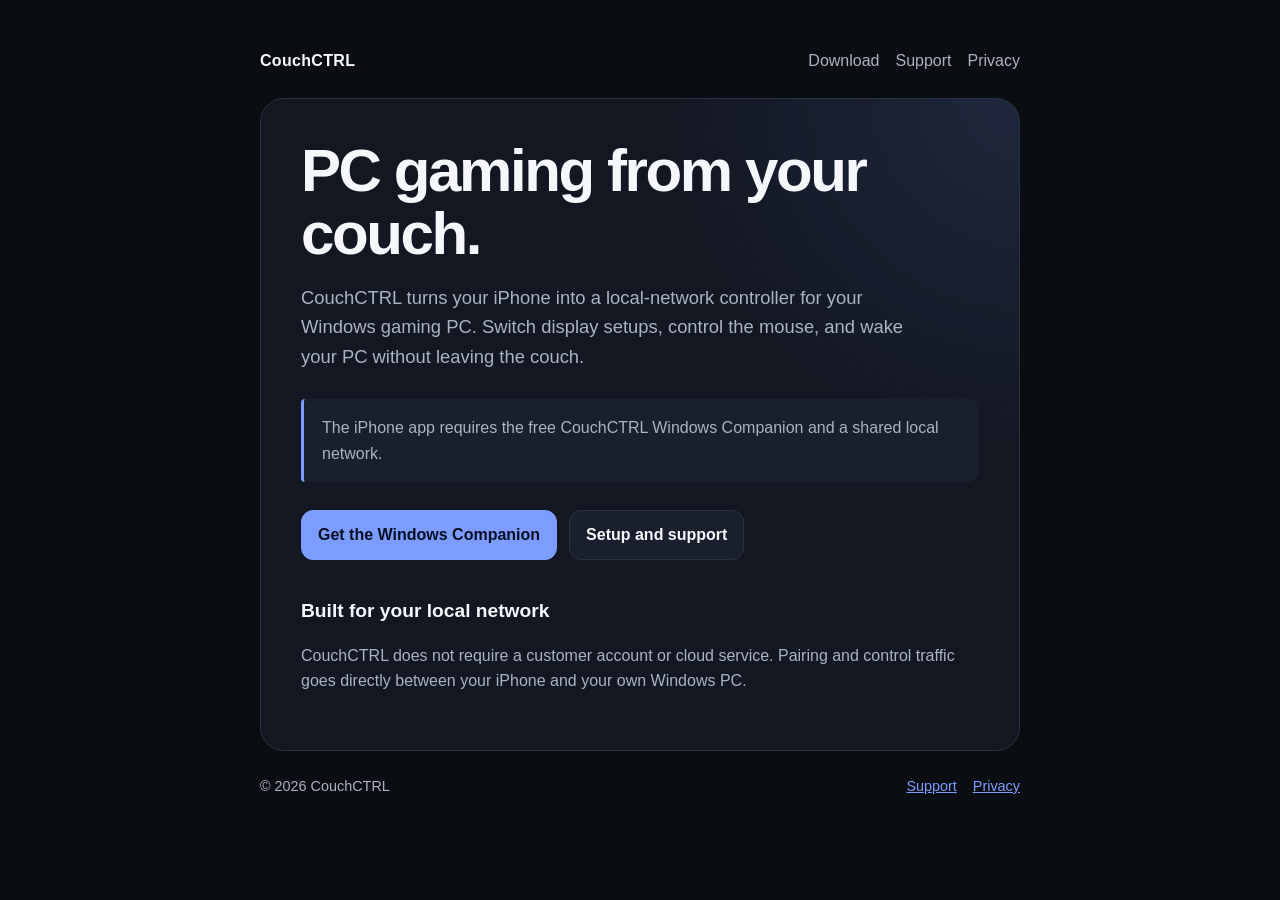
<file: docs/index.html>
<!doctype html>
<html lang="en">
  <head>
    <meta charset="utf-8">
    <meta name="viewport" content="width=device-width, initial-scale=1">
    <meta name="description" content="CouchCTRL controls your Windows gaming PC from your iPhone over your local network.">
    <title>CouchCTRL — PC gaming from your couch</title>
    <link rel="stylesheet" href="./site.css">
  </head>
  <body>
    <header>
      <nav aria-label="Main navigation">
        <a href="./">CouchCTRL</a>
        <a href="https://github.com/rdutra/Couch-control-server/releases">Download</a>
        <a href="./support/">Support</a>
        <a href="./privacy/">Privacy</a>
      </nav>
    </header>
    <main>
      <h1>PC gaming from your couch.</h1>
      <p class="lead">
        CouchCTRL turns your iPhone into a local-network controller for your
        Windows gaming PC. Switch display setups, control the mouse, and wake
        your PC without leaving the couch.
      </p>
      <div class="notice">
        The iPhone app requires the free CouchCTRL Windows Companion and a
        shared local network.
      </div>
      <div class="actions">
        <a class="button primary" href="https://github.com/rdutra/Couch-control-server/releases">Get the Windows Companion</a>
        <a class="button" href="./support/">Setup and support</a>
      </div>
      <h2>Built for your local network</h2>
      <p>
        CouchCTRL does not require a customer account or cloud service. Pairing
        and control traffic goes directly between your iPhone and your own
        Windows PC.
      </p>
    </main>
    <footer>
      <span>© 2026 CouchCTRL</span>
      <a href="./support/">Support</a>
      <a href="./privacy/">Privacy</a>
    </footer>
  </body>
</html>
</file>
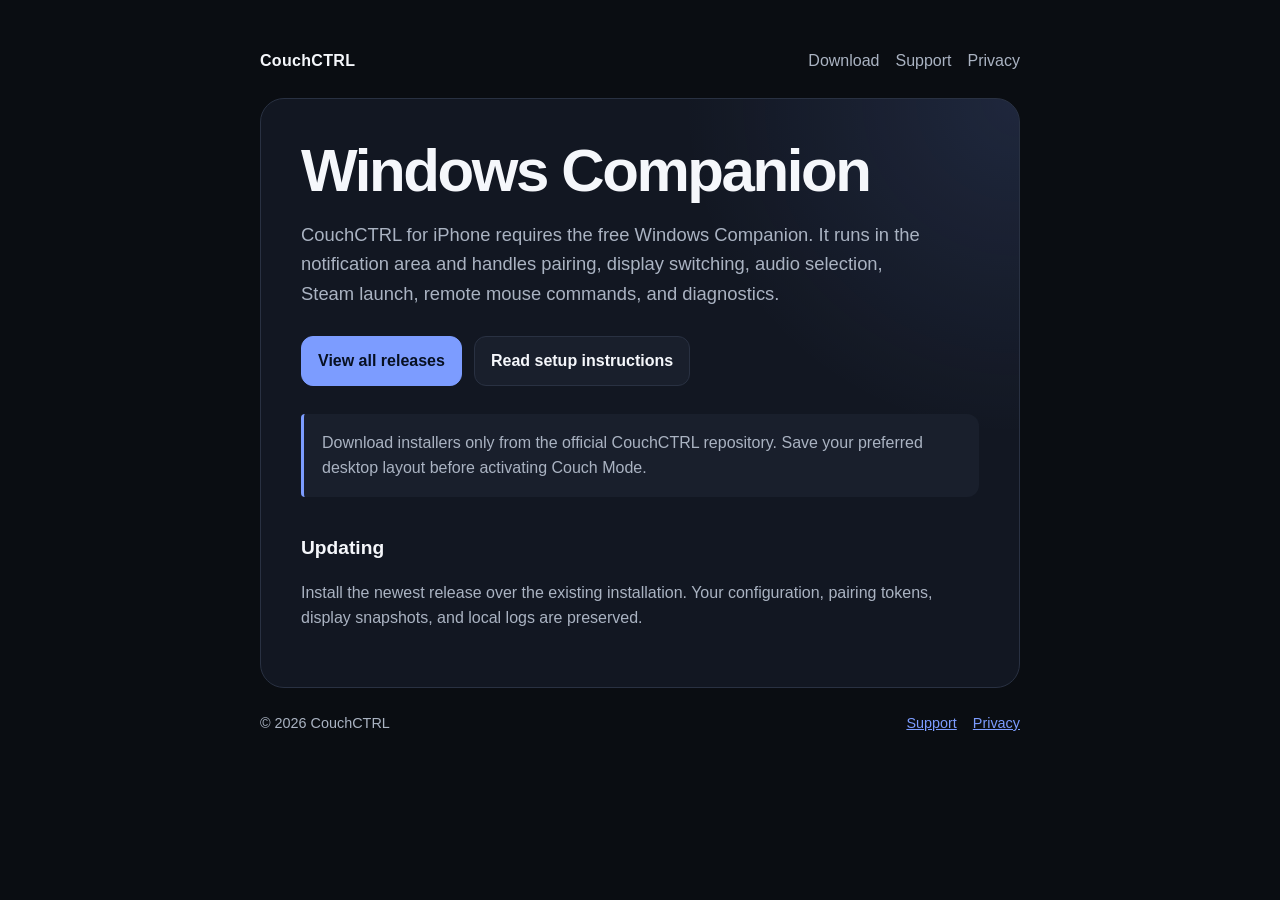
<file: docs/download/index.html>
<!doctype html>
<html lang="en">
  <head>
    <meta charset="utf-8">
    <meta name="viewport" content="width=device-width, initial-scale=1">
    <meta name="description" content="Download the free CouchCTRL Windows Companion.">
    <title>Windows Companion — CouchCTRL</title>
    <link rel="stylesheet" href="../site.css">
  </head>
  <body>
    <header>
      <nav aria-label="Main navigation">
        <a href="../">CouchCTRL</a>
        <a href="https://github.com/rdutra/Couch-control-server/releases" aria-current="page">Download</a>
        <a href="../support/">Support</a>
        <a href="../privacy/">Privacy</a>
      </nav>
    </header>
    <main>
      <h1>Windows Companion</h1>
      <p class="lead">
        CouchCTRL for iPhone requires the free Windows Companion. It runs in
        the notification area and handles pairing, display switching, audio
        selection, Steam launch, remote mouse commands, and diagnostics.
      </p>
      <div class="actions">
        <a class="button primary" href="https://github.com/rdutra/Couch-control-server/releases">
          View all releases
        </a>
        <a class="button" href="../support/">Read setup instructions</a>
      </div>
      <div class="notice">
        Download installers only from the official CouchCTRL repository. Save
        your preferred desktop layout before activating Couch Mode.
      </div>
      <h2>Updating</h2>
      <p>
        Install the newest release over the existing installation. Your
        configuration, pairing tokens, display snapshots, and local logs are
        preserved.
      </p>
    </main>
    <footer>
      <span>© 2026 CouchCTRL</span>
      <a href="../support/">Support</a>
      <a href="../privacy/">Privacy</a>
    </footer>
  </body>
</html>
</file>
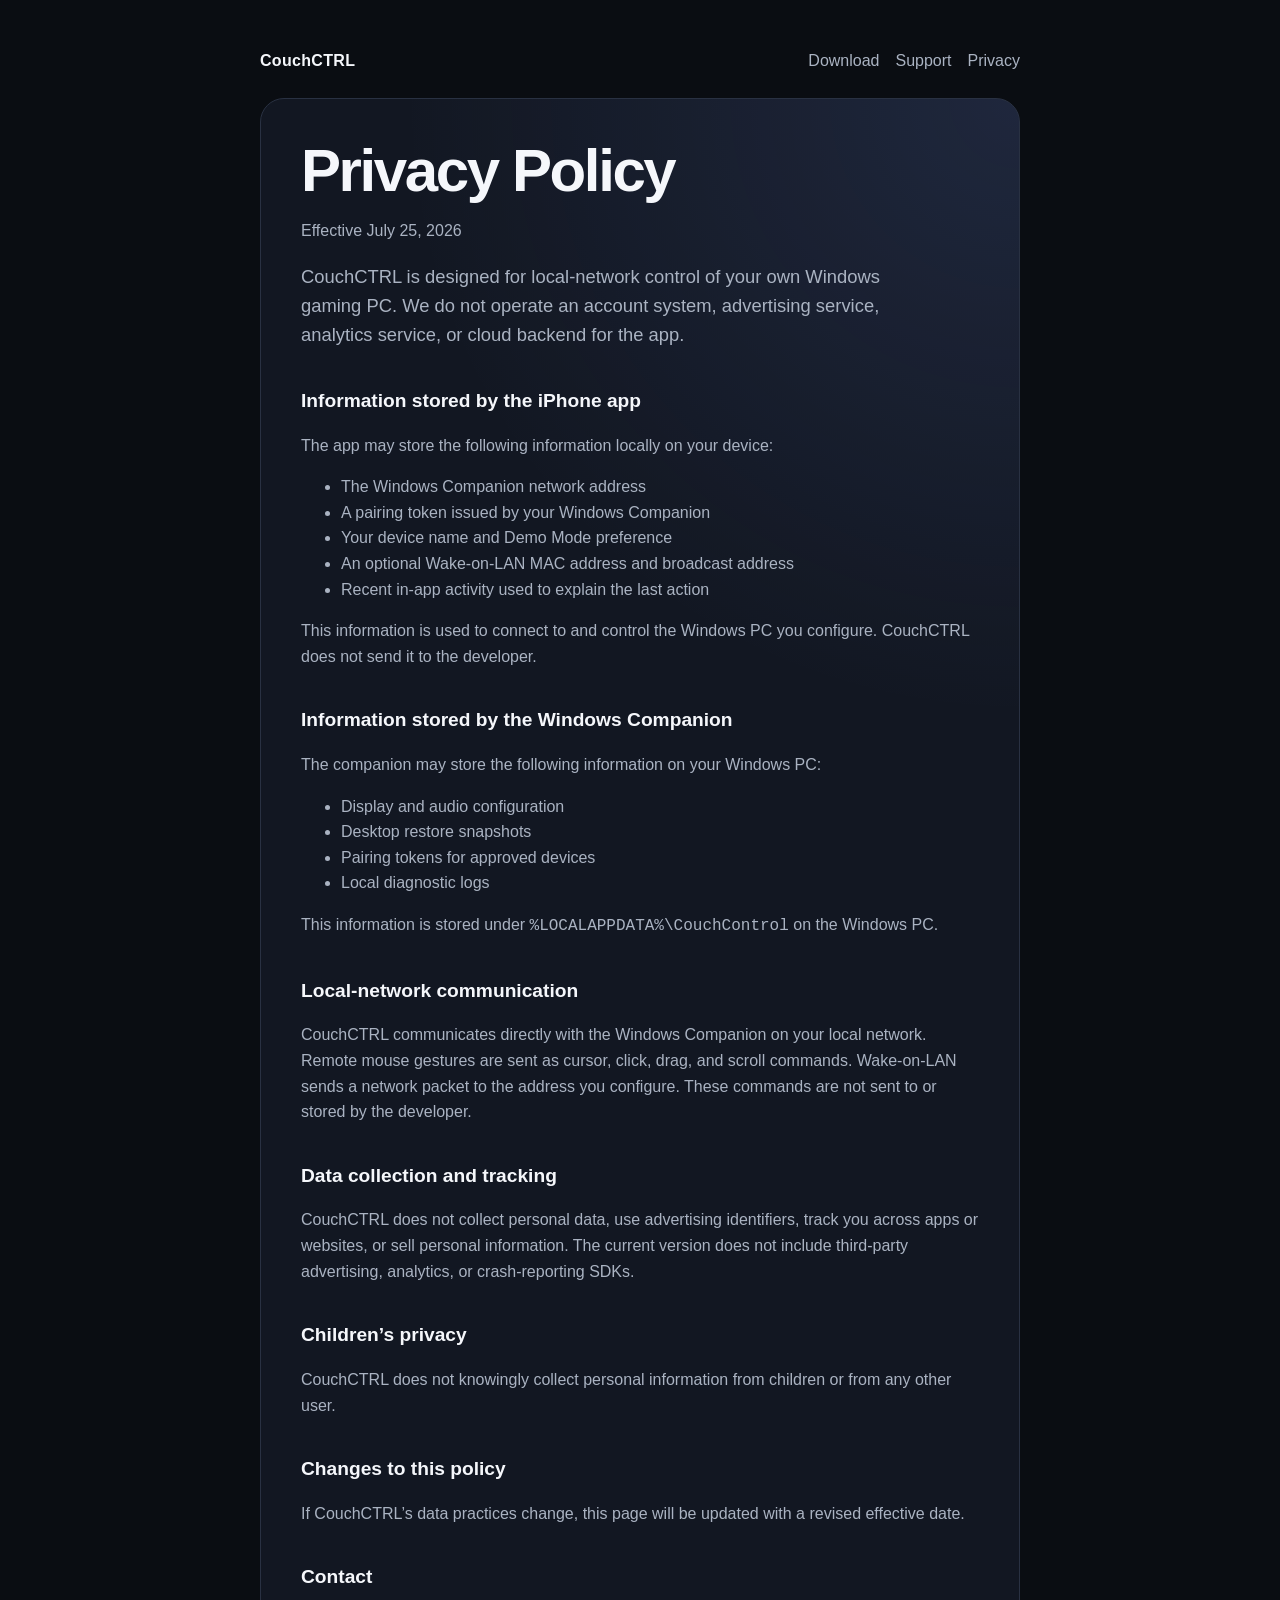
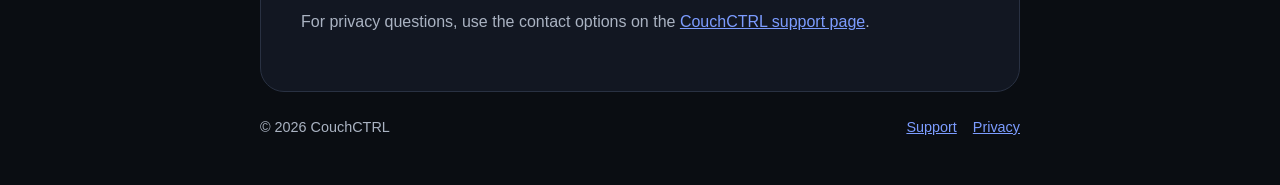
<file: docs/privacy/index.html>
<!doctype html>
<html lang="en">
  <head>
    <meta charset="utf-8">
    <meta name="viewport" content="width=device-width, initial-scale=1">
    <meta name="description" content="CouchCTRL privacy policy.">
    <title>Privacy Policy — CouchCTRL</title>
    <link rel="stylesheet" href="../site.css">
  </head>
  <body>
    <header>
      <nav aria-label="Main navigation">
        <a href="../">CouchCTRL</a>
        <a href="https://github.com/rdutra/Couch-control-server/releases">Download</a>
        <a href="../support/">Support</a>
        <a href="./" aria-current="page">Privacy</a>
      </nav>
    </header>
    <main>
      <h1>Privacy Policy</h1>
      <p>Effective July 25, 2026</p>
      <p class="lead">
        CouchCTRL is designed for local-network control of your own Windows
        gaming PC. We do not operate an account system, advertising service,
        analytics service, or cloud backend for the app.
      </p>

      <h2>Information stored by the iPhone app</h2>
      <p>The app may store the following information locally on your device:</p>
      <ul>
        <li>The Windows Companion network address</li>
        <li>A pairing token issued by your Windows Companion</li>
        <li>Your device name and Demo Mode preference</li>
        <li>An optional Wake-on-LAN MAC address and broadcast address</li>
        <li>Recent in-app activity used to explain the last action</li>
      </ul>
      <p>
        This information is used to connect to and control the Windows PC you
        configure. CouchCTRL does not send it to the developer.
      </p>

      <h2>Information stored by the Windows Companion</h2>
      <p>The companion may store the following information on your Windows PC:</p>
      <ul>
        <li>Display and audio configuration</li>
        <li>Desktop restore snapshots</li>
        <li>Pairing tokens for approved devices</li>
        <li>Local diagnostic logs</li>
      </ul>
      <p>
        This information is stored under
        <code>%LOCALAPPDATA%\CouchControl</code> on the Windows PC.
      </p>

      <h2>Local-network communication</h2>
      <p>
        CouchCTRL communicates directly with the Windows Companion on your
        local network. Remote mouse gestures are sent as cursor, click, drag,
        and scroll commands. Wake-on-LAN sends a network packet to the address
        you configure. These commands are not sent to or stored by the
        developer.
      </p>

      <h2>Data collection and tracking</h2>
      <p>
        CouchCTRL does not collect personal data, use advertising identifiers,
        track you across apps or websites, or sell personal information. The
        current version does not include third-party advertising, analytics, or
        crash-reporting SDKs.
      </p>

      <h2>Children’s privacy</h2>
      <p>
        CouchCTRL does not knowingly collect personal information from
        children or from any other user.
      </p>

      <h2>Changes to this policy</h2>
      <p>
        If CouchCTRL’s data practices change, this page will be updated with a
        revised effective date.
      </p>

      <h2>Contact</h2>
      <p>
        For privacy questions, use the contact options on the
        <a href="../support/">CouchCTRL support page</a>.
      </p>
    </main>
    <footer>
      <span>© 2026 CouchCTRL</span>
      <a href="../support/">Support</a>
      <a href="./">Privacy</a>
    </footer>
  </body>
</html>
</file>
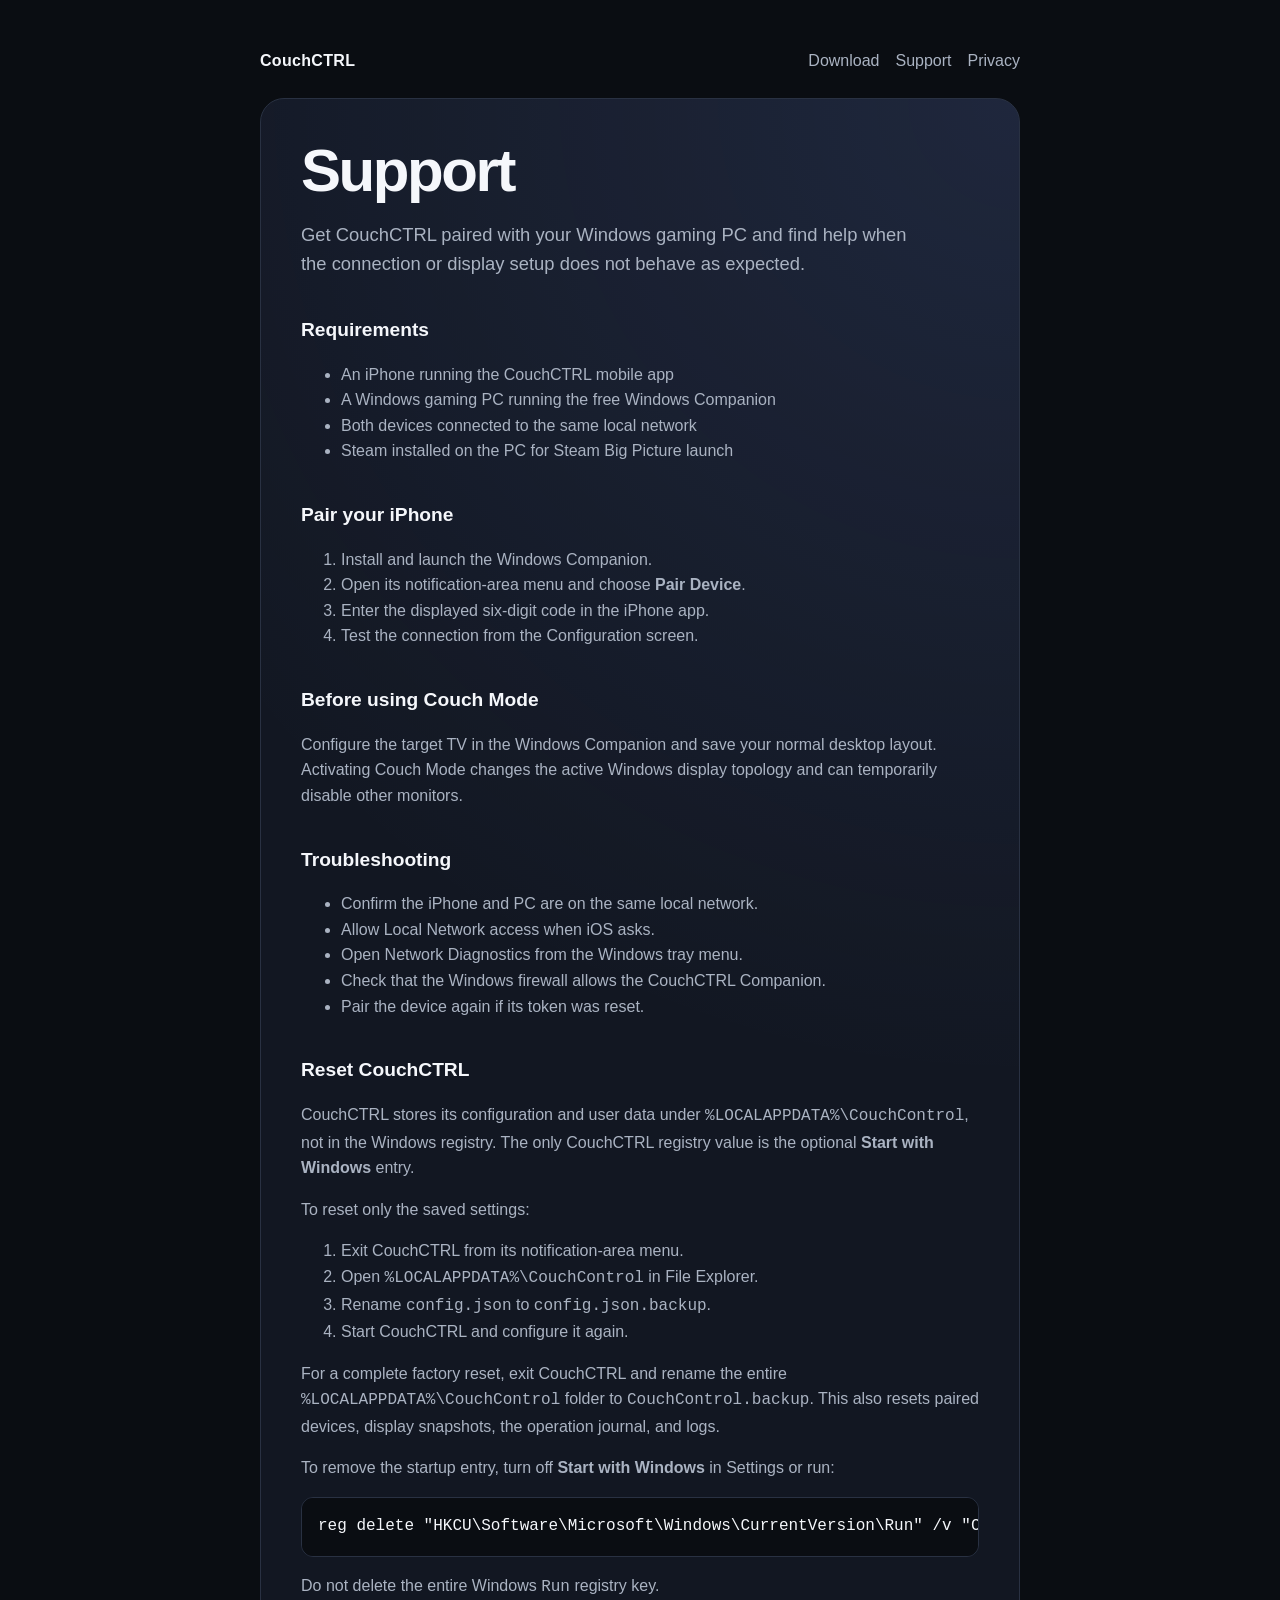
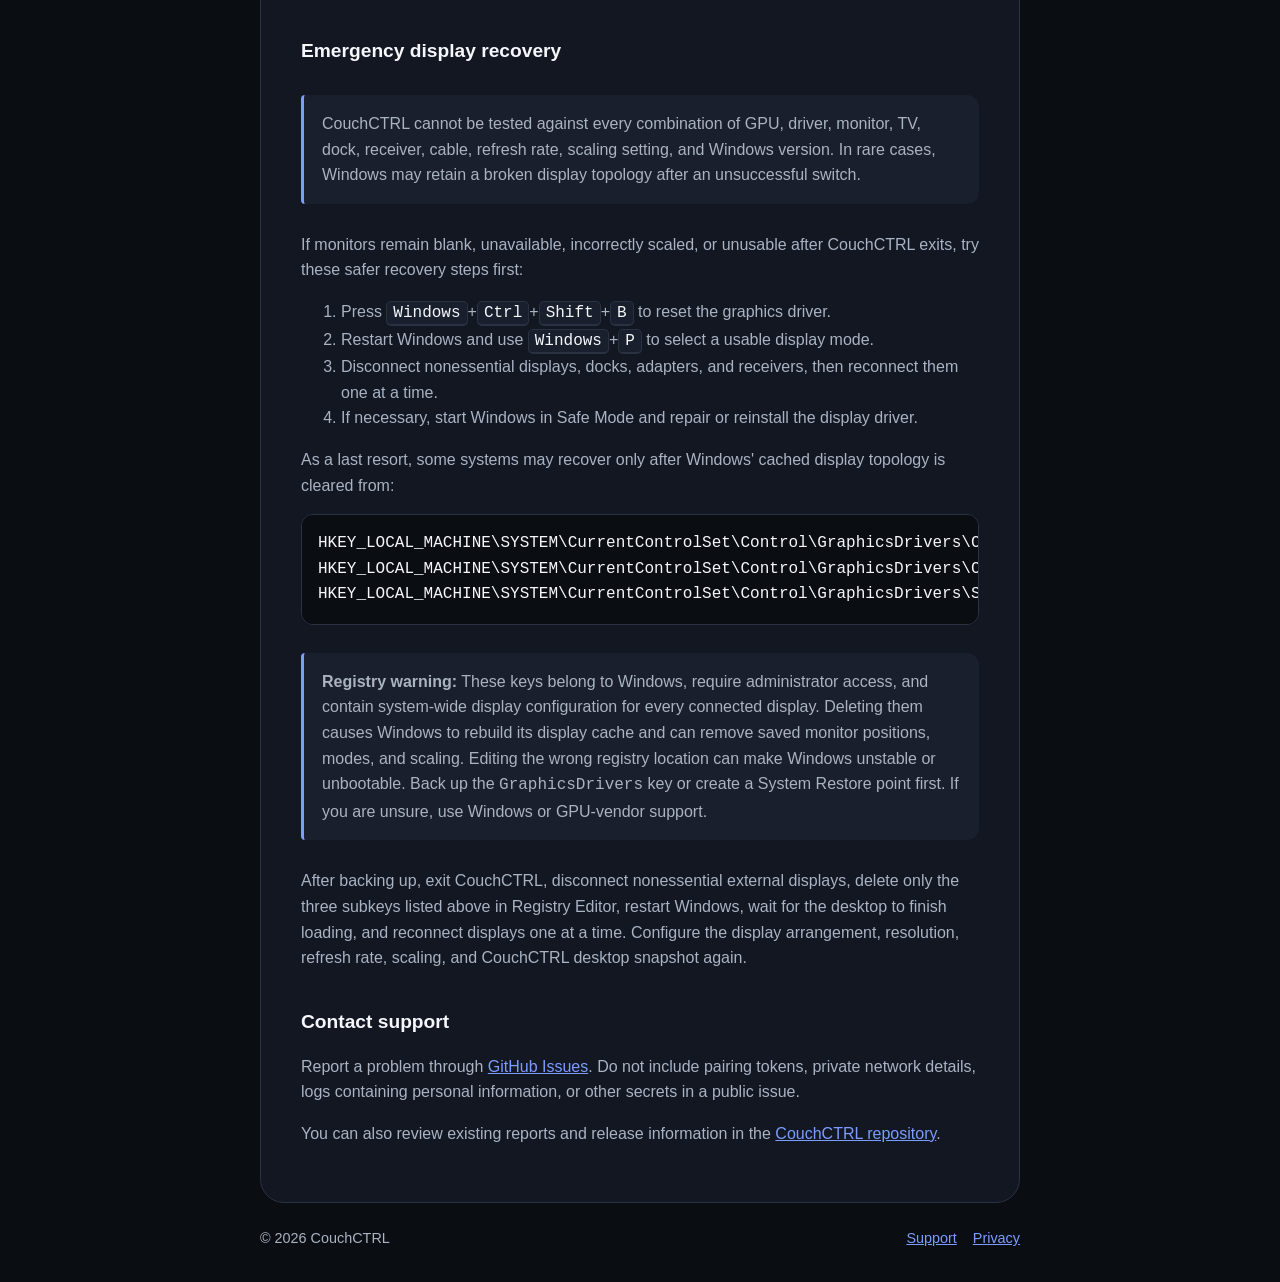
<file: docs/support/index.html>
<!doctype html>
<html lang="en">
  <head>
    <meta charset="utf-8">
    <meta name="viewport" content="width=device-width, initial-scale=1">
    <meta name="description" content="Setup instructions and support for CouchCTRL.">
    <title>Support — CouchCTRL</title>
    <link rel="stylesheet" href="../site.css">
  </head>
  <body>
    <header>
      <nav aria-label="Main navigation">
        <a href="../">CouchCTRL</a>
        <a href="https://github.com/rdutra/Couch-control-server/releases">Download</a>
        <a href="./" aria-current="page">Support</a>
        <a href="../privacy/">Privacy</a>
      </nav>
    </header>
    <main>
      <h1>Support</h1>
      <p class="lead">
        Get CouchCTRL paired with your Windows gaming PC and find help when the
        connection or display setup does not behave as expected.
      </p>

      <h2>Requirements</h2>
      <ul>
        <li>An iPhone running the CouchCTRL mobile app</li>
        <li>A Windows gaming PC running the free Windows Companion</li>
        <li>Both devices connected to the same local network</li>
        <li>Steam installed on the PC for Steam Big Picture launch</li>
      </ul>

      <h2>Pair your iPhone</h2>
      <ol>
        <li>Install and launch the Windows Companion.</li>
        <li>Open its notification-area menu and choose <strong>Pair Device</strong>.</li>
        <li>Enter the displayed six-digit code in the iPhone app.</li>
        <li>Test the connection from the Configuration screen.</li>
      </ol>

      <h2>Before using Couch Mode</h2>
      <p>
        Configure the target TV in the Windows Companion and save your normal
        desktop layout. Activating Couch Mode changes the active Windows display
        topology and can temporarily disable other monitors.
      </p>

      <h2>Troubleshooting</h2>
      <ul>
        <li>Confirm the iPhone and PC are on the same local network.</li>
        <li>Allow Local Network access when iOS asks.</li>
        <li>Open Network Diagnostics from the Windows tray menu.</li>
        <li>Check that the Windows firewall allows the CouchCTRL Companion.</li>
        <li>Pair the device again if its token was reset.</li>
      </ul>

      <h2>Reset CouchCTRL</h2>
      <p>
        CouchCTRL stores its configuration and user data under
        <code>%LOCALAPPDATA%\CouchControl</code>, not in the Windows registry.
        The only CouchCTRL registry value is the optional
        <strong>Start with Windows</strong> entry.
      </p>
      <p>To reset only the saved settings:</p>
      <ol>
        <li>Exit CouchCTRL from its notification-area menu.</li>
        <li>Open <code>%LOCALAPPDATA%\CouchControl</code> in File Explorer.</li>
        <li>Rename <code>config.json</code> to <code>config.json.backup</code>.</li>
        <li>Start CouchCTRL and configure it again.</li>
      </ol>
      <p>
        For a complete factory reset, exit CouchCTRL and rename the entire
        <code>%LOCALAPPDATA%\CouchControl</code> folder to
        <code>CouchControl.backup</code>. This also resets paired devices,
        display snapshots, the operation journal, and logs.
      </p>
      <p>
        To remove the startup entry, turn off <strong>Start with Windows</strong>
        in Settings or run:
      </p>
      <pre><code>reg delete "HKCU\Software\Microsoft\Windows\CurrentVersion\Run" /v "CouchControl.Agent" /f</code></pre>
      <p>Do not delete the entire Windows <code>Run</code> registry key.</p>

      <h2>Emergency display recovery</h2>
      <div class="notice">
        CouchCTRL cannot be tested against every combination of GPU, driver,
        monitor, TV, dock, receiver, cable, refresh rate, scaling setting, and
        Windows version. In rare cases, Windows may retain a broken display
        topology after an unsuccessful switch.
      </div>
      <p>
        If monitors remain blank, unavailable, incorrectly scaled, or unusable
        after CouchCTRL exits, try these safer recovery steps first:
      </p>
      <ol>
        <li>
          Press <kbd>Windows</kbd>+<kbd>Ctrl</kbd>+<kbd>Shift</kbd>+<kbd>B</kbd>
          to reset the graphics driver.
        </li>
        <li>
          Restart Windows and use <kbd>Windows</kbd>+<kbd>P</kbd> to select a
          usable display mode.
        </li>
        <li>
          Disconnect nonessential displays, docks, adapters, and receivers,
          then reconnect them one at a time.
        </li>
        <li>
          If necessary, start Windows in Safe Mode and repair or reinstall the
          display driver.
        </li>
      </ol>
      <p>
        As a last resort, some systems may recover only after Windows' cached
        display topology is cleared from:
      </p>
      <pre><code>HKEY_LOCAL_MACHINE\SYSTEM\CurrentControlSet\Control\GraphicsDrivers\Configuration
HKEY_LOCAL_MACHINE\SYSTEM\CurrentControlSet\Control\GraphicsDrivers\Connectivity
HKEY_LOCAL_MACHINE\SYSTEM\CurrentControlSet\Control\GraphicsDrivers\ScaleFactors</code></pre>
      <div class="notice">
        <strong>Registry warning:</strong> These keys belong to Windows, require
        administrator access, and contain system-wide display configuration for
        every connected display. Deleting them causes Windows to rebuild its
        display cache and can remove saved monitor positions, modes, and
        scaling. Editing the wrong registry location can make Windows unstable
        or unbootable. Back up the <code>GraphicsDrivers</code> key or create a
        System Restore point first. If you are unsure, use Windows or GPU-vendor
        support.
      </div>
      <p>
        After backing up, exit CouchCTRL, disconnect nonessential external
        displays, delete only the three subkeys listed above in Registry Editor,
        restart Windows, wait for the desktop to finish loading, and reconnect
        displays one at a time. Configure the display arrangement, resolution,
        refresh rate, scaling, and CouchCTRL desktop snapshot again.
      </p>

      <h2>Contact support</h2>
      <p>
        Report a problem through
        <a href="https://github.com/rdutra/Couch-control-server/issues">GitHub Issues</a>.
        Do not include pairing tokens, private network details, logs containing
        personal information, or other secrets in a public issue.
      </p>
      <p>
        You can also review existing reports and release information in the
        <a href="https://github.com/rdutra/Couch-control-server">CouchCTRL repository</a>.
      </p>
    </main>
    <footer>
      <span>© 2026 CouchCTRL</span>
      <a href="./">Support</a>
      <a href="../privacy/">Privacy</a>
    </footer>
  </body>
</html>
</file>
<file: docs/site.css>
:root {
  color-scheme: dark;
  --background: #0a0d12;
  --surface: #121722;
  --surface-soft: #191f2c;
  --text: #f5f7fb;
  --muted: #aab3c2;
  --accent: #7c9cff;
  --border: #293142;
  --max-width: 760px;
}

* {
  box-sizing: border-box;
}

html {
  font-family:
    Inter, ui-sans-serif, -apple-system, BlinkMacSystemFont, "Segoe UI",
    sans-serif;
  line-height: 1.6;
  background: var(--background);
  color: var(--text);
}

body {
  margin: 0;
}

a {
  color: var(--accent);
}

header,
main,
footer {
  width: min(calc(100% - 40px), var(--max-width));
  margin-inline: auto;
}

header {
  padding: 48px 0 24px;
}

nav {
  display: flex;
  flex-wrap: wrap;
  gap: 16px;
  align-items: center;
}

nav a {
  color: var(--muted);
  text-decoration: none;
}

nav a:first-child {
  margin-right: auto;
  color: var(--text);
  font-weight: 750;
  letter-spacing: 0.02em;
}

main {
  padding: 40px;
  border: 1px solid var(--border);
  border-radius: 24px;
  background:
    radial-gradient(circle at top right, rgba(124, 156, 255, 0.12), transparent 35%),
    var(--surface);
}

h1 {
  margin: 0 0 12px;
  font-size: clamp(2rem, 8vw, 3.75rem);
  line-height: 1.05;
  letter-spacing: -0.04em;
}

h2 {
  margin-top: 36px;
  font-size: 1.2rem;
}

p,
li {
  color: var(--muted);
}

pre {
  overflow-x: auto;
  padding: 16px;
  border: 1px solid var(--border);
  border-radius: 12px;
  background: var(--background);
}

code,
kbd {
  font-family: ui-monospace, SFMono-Regular, Consolas, monospace;
}

kbd {
  padding: 2px 6px;
  border: 1px solid var(--border);
  border-bottom-width: 2px;
  border-radius: 5px;
  background: var(--surface-soft);
  color: var(--text);
}

.lead {
  max-width: 620px;
  font-size: 1.15rem;
}

.actions {
  display: flex;
  flex-wrap: wrap;
  gap: 12px;
  margin-top: 28px;
}

.button {
  display: inline-block;
  padding: 11px 16px;
  border: 1px solid var(--border);
  border-radius: 12px;
  color: var(--text);
  background: var(--surface-soft);
  font-weight: 650;
  text-decoration: none;
}

.button.primary {
  color: #071022;
  background: var(--accent);
  border-color: var(--accent);
}

.notice {
  margin: 28px 0;
  padding: 16px 18px;
  border-left: 3px solid var(--accent);
  border-radius: 4px 12px 12px 4px;
  background: var(--surface-soft);
  color: var(--muted);
}

footer {
  display: flex;
  flex-wrap: wrap;
  gap: 16px;
  padding: 24px 0 48px;
  color: var(--muted);
  font-size: 0.9rem;
}

footer span {
  margin-right: auto;
}

@media (max-width: 600px) {
  header {
    padding-top: 28px;
  }

  nav a:first-child {
    width: 100%;
  }

  main {
    padding: 28px 22px;
    border-radius: 18px;
  }
}
</file>
